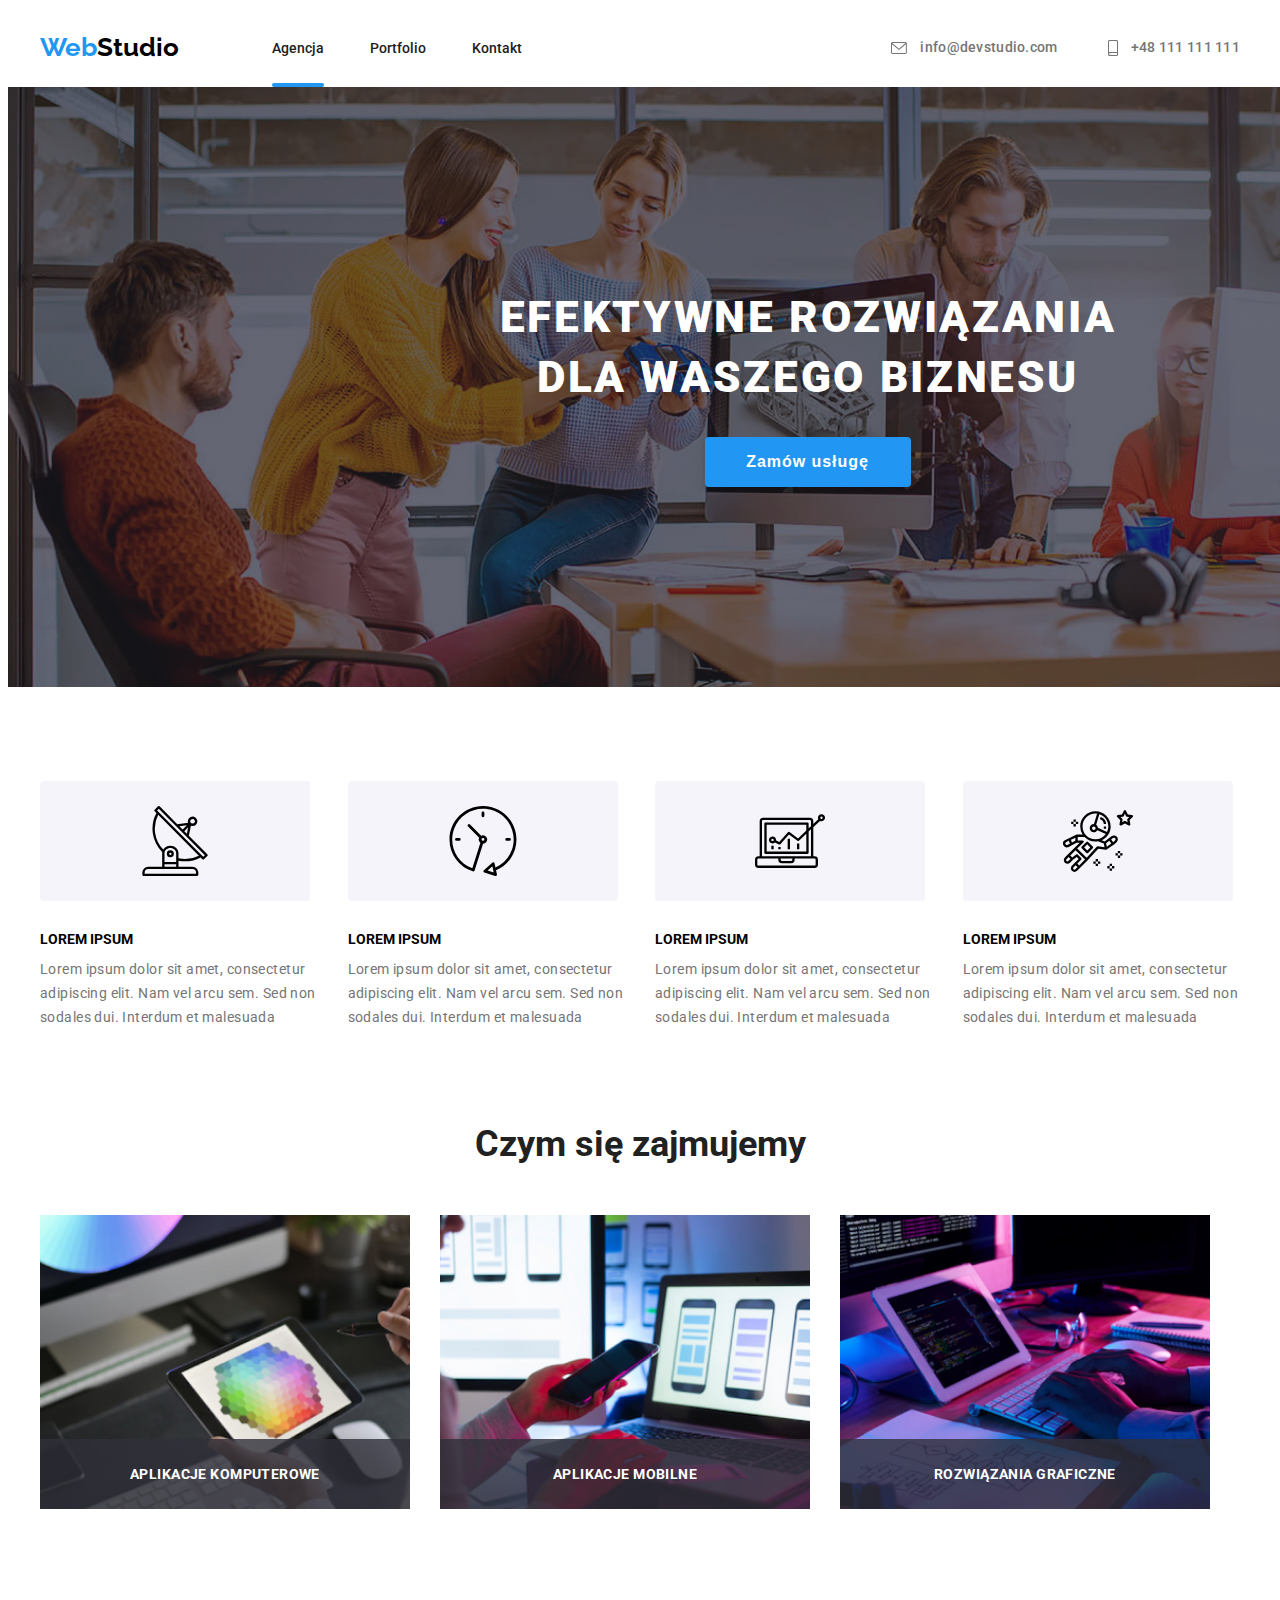
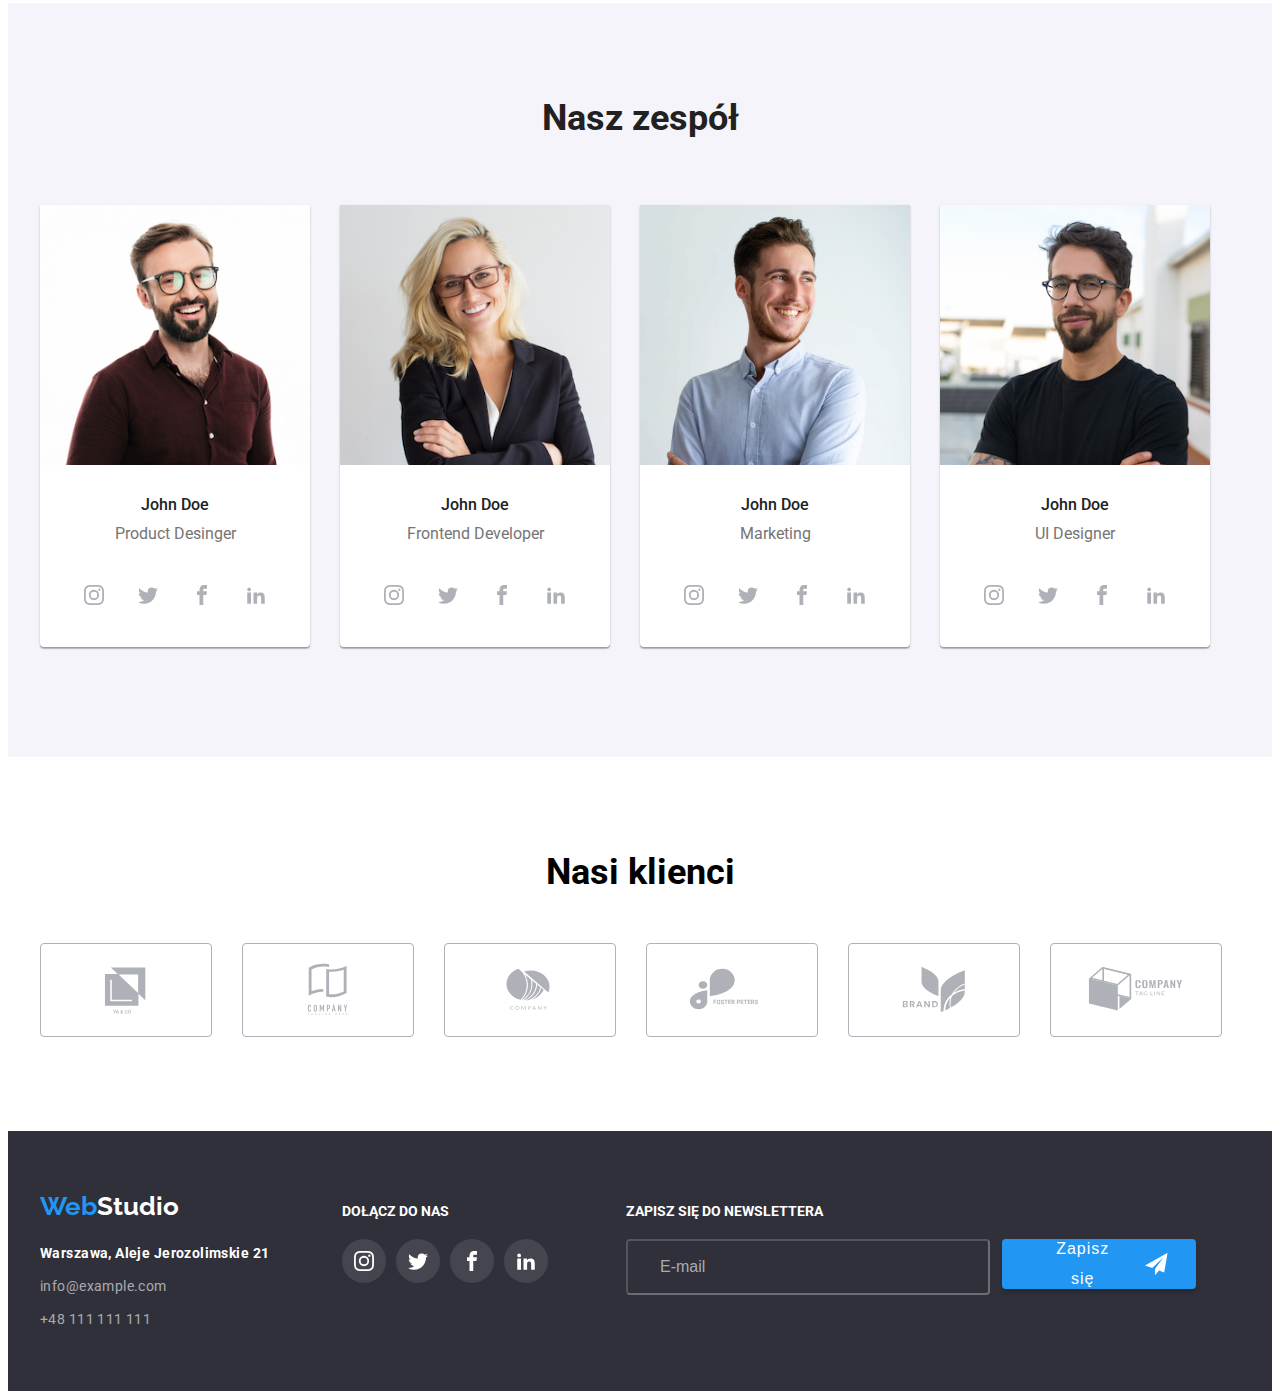
<file: index.html>
<!DOCTYPE html>
<html lang="pl">
  <head>
    <meta charset="utf-8" />
    <title>WebStudio</title>
    <link rel="preconnect" href="https://fonts.googleapis.com" />
    <link rel="preconnect" href="https://fonts.gstatic.com" crossorigin />
    <link
      href="https://fonts.googleapis.com/css2?family=Oleo+Script&family=Raleway:wght@700&family=Roboto:wght@400;500;700;900&display=swap"
      rel="stylesheet"
    />
    <link
      rel="stylesheet"
      href="https://cdnjs.cloudflare.com/ajax/libs/modern-normalize/1.1.0/modern-normalize.min.css"
      integrity="sha512-wpPYUAdjBVSE4KJnH1VR1HeZfpl1ub8YT/NKx4PuQ5NmX2tKuGu6U/JRp5y+Y8XG2tV+wKQpNHVUX03MfMFn9Q=="
      crossorigin="anonymous"
      referrerpolicy="no-referrer"
    />
    <link rel="stylesheet" href="./css/styles.css" />
  </head>

  <body>
    <header class="header-wrapper">
      <div class="container">
        <!--Page Navigation-->
        <nav>
          <a class="logo" href="index.html"
            >Web<span class="black-studio">Studio</span></a
          >
          <ul class="menu">
            <li>
              <a class="nav-link trs-link active-nav-link" href="index.html"
                >Agencja</a
              >
            </li>
            <li>
              <a class="nav-link trs-link" href="portfolio.html">Portfolio</a>
            </li>
            <li>
              <a class="nav-link trs-link" href="#">Kontakt</a>
            </li>
          </ul>
        </nav>
        <aside>
          <ul class="navigation-contact">
            <li>
              <a class="nav-contact" href="mailto:info@devstudio.com">
                <svg class="contact-icon" width="16" height="12">
                  <use href="images/icons.svg#icon-envelope"></use>
                </svg>
                info@devstudio.com
              </a>
            </li>
            <li>
              <a class="nav-contact" href="tel:+48111111111">
                <svg class="contact-icon" width="10" height="16">
                  <use href="images/icons.svg#icon-smartphone"></use>
                </svg>
                +48 111 111 111
              </a>
            </li>
          </ul>
        </aside>
        <!--End Page Navigation-->
      </div>
    </header>

    <main>
      <!--Slider-->
      <section class="section slider-bg dark-bg">
        <div class="container slider">
          <h1 class="header-1">EFEKTYWNE ROZWIĄZANIA DLA WASZEGO BIZNESU</h1>
          <button class="button-slider" type="button" data-modal-open>
            Zamów usługę
          </button>
        </div>
      </section>
      <!--End Slider-->

      <!--Articles section-->
      <section class="section">
        <div class="container">
          <ul class="articles">
            <li>
              <div class="articles-icon-bg">
                <svg class="articles-icon" width="70" height="70">
                  <use href="images/icons.svg#icon-antenna-1"></use>
                </svg>
              </div>
              <h3>LOREM IPSUM</h3>
              <p>
                Lorem ipsum dolor sit amet, consectetur adipiscing elit. Nam vel
                arcu sem. Sed non sodales dui. Interdum et malesuada
              </p>
            </li>

            <li>
              <div class="articles-icon-bg">
                <svg class="articles-icon" width="70" height="70">
                  <use href="images/icons.svg#icon-clock-1"></use>
                </svg>
              </div>
              <h3>LOREM IPSUM</h3>
              <p>
                Lorem ipsum dolor sit amet, consectetur adipiscing elit. Nam vel
                arcu sem. Sed non sodales dui. Interdum et malesuada
              </p>
            </li>

            <li>
              <div class="articles-icon-bg">
                <svg class="articles-icon" width="70" height="70">
                  <use href="images/icons.svg#icon-diagram-1"></use>
                </svg>
              </div>
              <h3>LOREM IPSUM</h3>
              <p>
                Lorem ipsum dolor sit amet, consectetur adipiscing elit. Nam vel
                arcu sem. Sed non sodales dui. Interdum et malesuada
              </p>
            </li>

            <li>
              <div class="articles-icon-bg">
                <svg class="articles-icon" width="70" height="70">
                  <use href="images/icons.svg#icon-astronaut-1"></use>
                </svg>
              </div>
              <h3>Lorem Ipsum</h3>
              <p>
                Lorem ipsum dolor sit amet, consectetur adipiscing elit. Nam vel
                arcu sem. Sed non sodales dui. Interdum et malesuada
              </p>
            </li>
          </ul>
        </div>
      </section>

      <!--What we do section-->
      <section class="section what-we-do">
        <div class="container">
          <h2>Czym się zajmujemy</h2>
          <ul class="what-we-do-list">
            <li>
              <img
                src="images/services/tablet.jpg"
                alt="Tablet"
                width="370"
                height="294"
              />
              <div class="bg-description">
                <p>Aplikacje komputerowe</p>
              </div>
            </li>
            <li>
              <img
                src="images/services/smartphone.jpg"
                alt="Smartfon"
                width="370"
                height="294"
              />
              <div class="bg-description">
                <p>Aplikacje mobilne</p>
              </div>
            </li>
            <li>
              <img
                src="images/services/keyboard.jpg"
                alt="Klawiatura"
                width="370"
                height="294"
              />
              <div class="bg-description">
                <p>Rozwiązania graficzne</p>
              </div>
            </li>
          </ul>
        </div>
      </section>

      <!--Our team section-->
      <section class="section our-team-section-bg">
        <div class="container">
          <div class="our-team-section">
            <h2>Nasz zespół</h2>
            <ul class="our-team-section-list">
              <li>
                <figure class="our-team-section-figure">
                  <img
                    src="images/team/product-designer.jpg"
                    alt="John Doe"
                    width="270"
                    height="260"
                  />
                  <figcaption>
                    <h3>John Doe</h3>
                    <p>Product Desinger</p>
                  </figcaption>
                  <ul class="our-team-social-box">
                    <li class="icon-svg-bg">
                      <a href="#" class="our-team-social-icon-svg">
                        <svg width="20" height="20">
                          <use href="images/icons.svg#icon-instagram"></use>
                        </svg>
                      </a>
                    </li>
                    <li class="icon-svg-bg">
                      <a href="#" class="our-team-social-icon-svg">
                        <svg width="20" height="20">
                          <use href="images/icons.svg#icon-twitter"></use>
                        </svg>
                      </a>
                    </li>
                    <li class="icon-svg-bg">
                      <a href="#" class="our-team-social-icon-svg">
                        <svg width="20" height="20">
                          <use href="images/icons.svg#icon-facebook"></use>
                        </svg>
                      </a>
                    </li>
                    <li class="icon-svg-bg">
                      <a href="#" class="our-team-social-icon-svg">
                        <svg width="20" height="20">
                          <use href="images/icons.svg#icon-linkedin2"></use>
                        </svg>
                      </a>
                    </li>
                  </ul>
                </figure>
              </li>

              <li>
                <figure class="our-team-section-figure">
                  <img
                    src="images/team/frontend-devop.jpg"
                    alt="John Doe"
                    width="270"
                    height="260"
                  />
                  <figcaption>
                    <h3>John Doe</h3>
                    <p>Frontend Developer</p>
                  </figcaption>
                  <ul class="our-team-social-box">
                    <li class="icon-svg-bg">
                      <a href="#" class="our-team-social-icon-svg">
                        <svg width="20" height="20">
                          <use href="images/icons.svg#icon-instagram"></use>
                        </svg>
                      </a>
                    </li>
                    <li class="icon-svg-bg">
                      <a href="#" class="our-team-social-icon-svg">
                        <svg width="20" height="20">
                          <use href="images/icons.svg#icon-twitter"></use>
                        </svg>
                      </a>
                    </li>
                    <li class="icon-svg-bg">
                      <a href="#" class="our-team-social-icon-svg">
                        <svg width="20" height="20">
                          <use href="images/icons.svg#icon-facebook"></use>
                        </svg>
                      </a>
                    </li>
                    <li class="icon-svg-bg">
                      <a href="#" class="our-team-social-icon-svg">
                        <svg width="20" height="20">
                          <use href="images/icons.svg#icon-linkedin2"></use>
                        </svg>
                      </a>
                    </li>
                  </ul>
                </figure>
              </li>

              <li>
                <figure class="our-team-section-figure">
                  <img
                    src="images/team/marketing-expert.jpg"
                    alt="John Doe"
                    width="270"
                    height="260"
                  />
                  <figcaption>
                    <h3>John Doe</h3>
                    <p>Marketing</p>
                  </figcaption>
                  <ul class="our-team-social-box">
                    <li class="icon-svg-bg">
                      <a href="#" class="our-team-social-icon-svg">
                        <svg width="20" height="20">
                          <use href="images/icons.svg#icon-instagram"></use>
                        </svg>
                      </a>
                    </li>
                    <li class="icon-svg-bg">
                      <a href="#" class="our-team-social-icon-svg">
                        <svg width="20" height="20">
                          <use href="images/icons.svg#icon-twitter"></use>
                        </svg>
                      </a>
                    </li>
                    <li class="icon-svg-bg">
                      <a href="#" class="our-team-social-icon-svg">
                        <svg width="20" height="20">
                          <use href="images/icons.svg#icon-facebook"></use>
                        </svg>
                      </a>
                    </li>
                    <li class="icon-svg-bg">
                      <a href="#" class="our-team-social-icon-svg">
                        <svg width="20" height="20">
                          <use href="images/icons.svg#icon-linkedin2"></use>
                        </svg>
                      </a>
                    </li>
                  </ul>
                </figure>
              </li>

              <li>
                <figure class="our-team-section-figure">
                  <img
                    src="images/team/ui-designer.jpg"
                    alt="John Doe"
                    width="270"
                    height="260"
                  />
                  <figcaption>
                    <h3>John Doe</h3>
                    <p>UI Designer</p>
                  </figcaption>
                  <ul class="our-team-social-box">
                    <li class="icon-svg-bg">
                      <a href="#" class="our-team-social-icon-svg">
                        <svg width="20" height="20">
                          <use href="images/icons.svg#icon-instagram"></use>
                        </svg>
                      </a>
                    </li>
                    <li class="icon-svg-bg">
                      <a href="#" class="our-team-social-icon-svg">
                        <svg width="20" height="20">
                          <use href="images/icons.svg#icon-twitter"></use>
                        </svg>
                      </a>
                    </li>
                    <li class="icon-svg-bg">
                      <a href="#" class="our-team-social-icon-svg">
                        <svg width="20" height="20">
                          <use href="images/icons.svg#icon-facebook"></use>
                        </svg>
                      </a>
                    </li>
                    <li class="icon-svg-bg">
                      <a href="#" class="our-team-social-icon-svg">
                        <svg width="20" height="20">
                          <use href="images/icons.svg#icon-linkedin2"></use>
                        </svg>
                      </a>
                    </li>
                  </ul>
                </figure>
              </li>
            </ul>
          </div>
        </div>
      </section>
      <!--End Our team section-->

      <!--Our Customers section-->
      <section class="section our-customers">
        <div class="container">
          <h2>Nasi klienci</h2>
          <ul class="our-customers-list">
            <li class="our-customers-bg" tabindex="0">
              <svg class="icon-customers" width="106" height="60.04">
                <use href="images/icons.svg#icon-logo"></use>
              </svg>
            </li>

            <li class="our-customers-bg" tabindex="0">
              <svg class="icon-customers" width="106" height="60.04">
                <use href="images/icons.svg#icon-logo-2"></use>
              </svg>
            </li>

            <li class="our-customers-bg" tabindex="0">
              <svg class="icon-customers" width="106" height="60">
                <use href="images/icons.svg#icon-logo-3"></use>
              </svg>
            </li>

            <li class="our-customers-bg" tabindex="0">
              <svg class="icon-customers" width="106" height="60">
                <use href="images/icons.svg#icon-logo-4"></use>
              </svg>
            </li>

            <li class="our-customers-bg" tabindex="0">
              <svg class="icon-customers" width="106" height="60">
                <use href="images/icons.svg#icon-logo-5"></use>
              </svg>
            </li>

            <li class="our-customers-bg" tabindex="0">
              <svg class="icon-customers" width="106" height="60">
                <use href="images/icons.svg#icon-logo-6"></use>
              </svg>
            </li>
          </ul>
        </div>
      </section>
      <!--Ebd Our Customers section-->
    </main>

    <!--Page footer-->
    <footer class="footer dark-bg">
      <div class="container">
        <div>
          <a href="index.html" class="logo"
            >Web<span class="white-studio">Studio</span></a
          >
          <address class="address">
            <span class="footer-adress"
              ><a href="https://goo.gl/maps/cexEDxkeDW6zovho7" target="_blank"
                >Warszawa, Aleje Jerozolimskie 21</a
              ></span
            >
            <a class="footer-contact trs-link" href="mailto:info@example.com"
              >info@example.com</a
            >
            <a class="footer-contact trs-link" href="tel:+48111111111"
              >+48 111 111 111</a
            >
          </address>
        </div>
        <div class="footer-joinus-box">
          <h3 class="footer-joinus-heading">Dołącz do nas</h3>
          <ul class="footer-social-icons">
            <li class="footer-social-icon-bg" tabindex="0">
              <svg class="footer-social-icon-svg" width="20" height="20">
                <use href="images/icons.svg#icon-instagram"></use>
              </svg>
            </li>
            <li class="footer-social-icon-bg" tabindex="0">
              <svg class="footer-social-icon-svg" width="20" height="20">
                <use href="images/icons.svg#icon-twitter"></use>
              </svg>
            </li>
            <li class="footer-social-icon-bg" tabindex="0">
              <svg class="footer-social-icon-svg" width="20" height="20">
                <use href="images/icons.svg#icon-facebook"></use>
              </svg>
            </li>
            <li class="footer-social-icon-bg" tabindex="0">
              <svg class="footer-social-icon-svg" width="20" height="20">
                <use href="images/icons.svg#icon-linkedin2"></use>
              </svg>
            </li>
          </ul>
        </div>
        <div class="footer-newsletter">
          <h3>Zapisz się do newslettera</h3>
          <form class="sub-box">
            <input
              class="form-sub"
              type="email"
              name="subscribe"
              placeholder="E-mail"
              required
            />
            <button class="button-subscribe" type="submit">
              <span class="sub-button-text">Zapisz się</span>
              <svg class="icon-send-sub" width="24" height="24">
                <use href="images/icons.svg#icon-icon-send"></use>
              </svg>
            </button>
          </form>
        </div>
      </div>
    </footer>
    <!--End Page footer-->

    <!--Modal-->
    <div class="modal-backdrop is-hidden" data-modal>
      <div class="modal-box">
        <button type="button" class="modal-close-btn" data-modal-close>
          &times;
        </button>
        <form class="form">
          <h2 class="title-form">Zostaw swoje dane w formularzu poniżej</h2>
          <label class="field-name-form">Imie</label>
          <input
            type="text"
            name="name"
            class="form-field"
            minlength="3"
            required
            pattern="^[a-zA-Z]+\s[a-zA-Z]+$"
          />
          <svg class="icon-form" width="12" height="12">
            <use href="images/icons.svg#icon-Vector-2"></use>
          </svg>

          <label class="field-name-form">Telefon</label>
          <input
            type="tel"
            name="telephone"
            class="form-field"
            minlength="9"
            required
            pattern="[0-9\+\-]{9,15}"
          /><svg class="icon-form" width="12" height="12">
            <use href="images/icons.svg#icon-Vector-3"></use>
          </svg>

          <label class="field-name-form">Email</label>
          <input type="email" name="email" class="form-field" required /><svg
            class="icon-form"
            width="12"
            height="12"
          >
            <use href="images/icons.svg#icon-Vector-4"></use>
          </svg>

          <label class="field-name-form">Komentarz</label>
          <textarea
            placeholder="Wprowadź tekst"
            name="feedback"
            class="form-field-comment"
          ></textarea>

          <label class="privacy-box">
            <div class="checkbox-wrapper">
              <input
                type="checkbox"
                name="checkbox-accept"
                class="checkbox-hidden"
                value="agreed"
                required
              />
              <svg width="16" height="15" class="checkbox-not-checked">
                <use href="images/icons.svg#icon-checkbox-unchecked"></use>
              </svg>
              <svg width="16" height="15" class="checkbox-checked">
                <use href="images/icons.svg#icon-checkbox-checked"></use>
              </svg>
            </div>
            <span class="text-privacy-form">
              Oświadczam iż akceptuję <a href="#">Regulamin</a> i
              <a href="#">Politykę Prywatności.</a>
            </span>
          </label>
          <button class="button-submit" type="submit">Wyślij</button>
        </form>
      </div>
    </div>
    <script src="./js/modal.js"></script>
  </body>
</html>
</file>
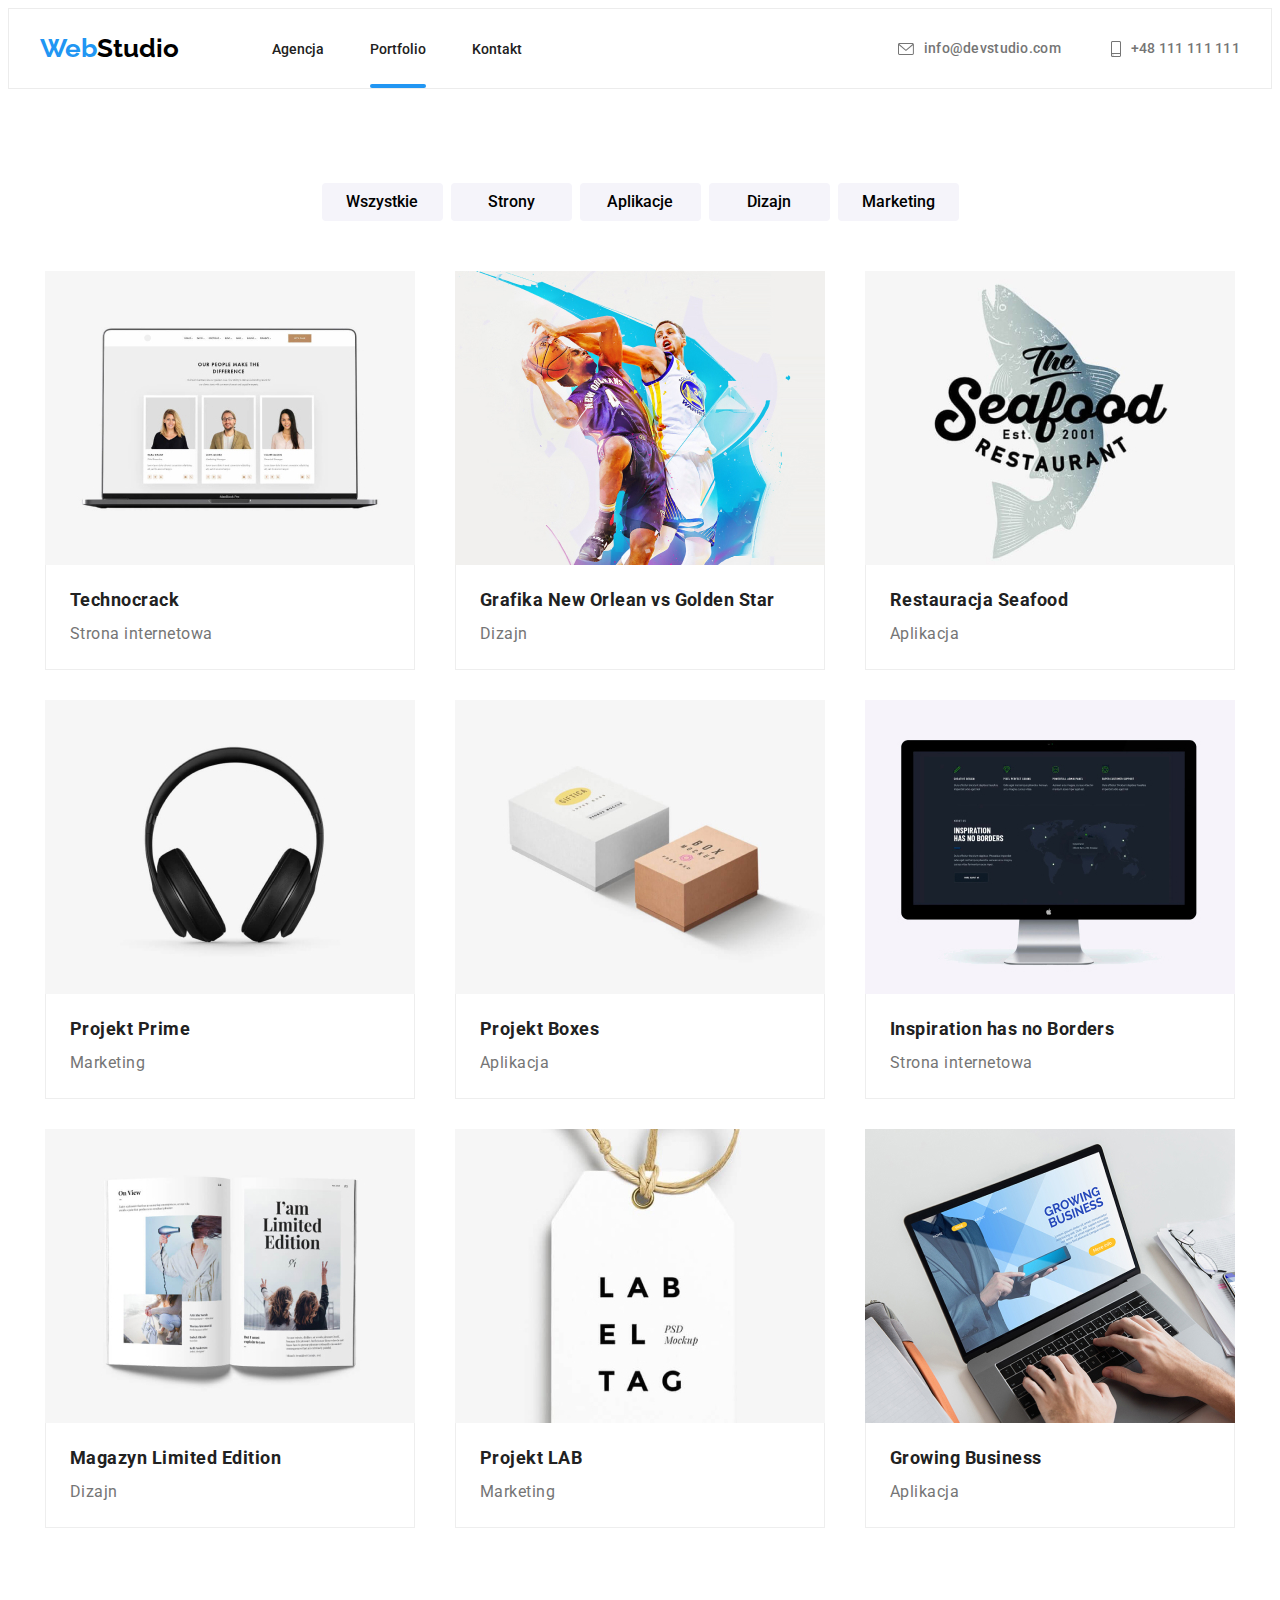
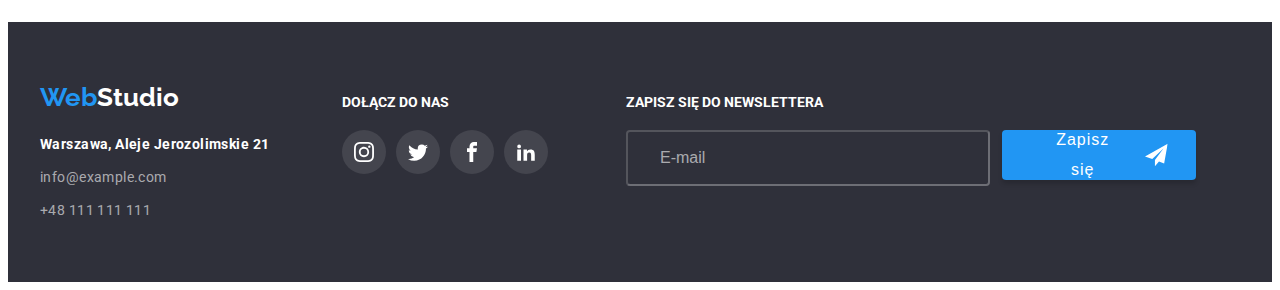
<file: portfolio.html>
<!DOCTYPE html>
<html lang="pl">
    <head>
        <meta charset="utf-8" />
        <title>WebStudio</title>
        <link rel="preconnect" href="https://fonts.googleapis.com" />
        <link rel="preconnect" href="https://fonts.gstatic.com" crossorigin />
        <link
            href="https://fonts.googleapis.com/css2?family=Oleo+Script&family=Raleway:wght@700&family=Roboto:wght@400;500;700;900&display=swap"
            rel="stylesheet"
        />
        <link
            rel="stylesheet"
            href="https://cdnjs.cloudflare.com/ajax/libs/modern-normalize/1.1.0/modern-normalize.min.css"
            integrity="sha512-wpPYUAdjBVSE4KJnH1VR1HeZfpl1ub8YT/NKx4PuQ5NmX2tKuGu6U/JRp5y+Y8XG2tV+wKQpNHVUX03MfMFn9Q=="
            crossorigin="anonymous"
            referrerpolicy="no-referrer"
        />
        <link rel="stylesheet" href="./css/styles.css" />
    </head>

    <body>
        <header class="header-wrapper box-frame">
            <div class="container">
    <!--Page Navigation-->
    <nav>
        <a class="logo" href="index.html"
            >Web<span class="black-studio">Studio</span></a
        >
        <ul class="menu">
            <li>
                <a class="nav-link trs-link" href="index.html"
                    >Agencja</a
                >
            </li>
            <li>
                <a class="nav-link trs-link active-nav-link" href="portfolio.html"
                    >Portfolio</a
                >
            </li>
            <li>
                <a class="nav-link trs-link" href="#"
                    >Kontakt</a
                >
            </li>
        </ul>
    </nav>
    <aside>
        <ul class="navigation-contact">
            <li>
                <a
                    class="nav-contact"
                    href="mailto:info@devstudio.com"
                    ><svg class="contact-icon"
                    width="16" height="12">
                    <use href="images/icons.svg#icon-envelope"></use>
                  </svg>info@devstudio.com</a
                >
            </li>
            <li>
                <a class="nav-contact" href="tel:+48111111111"
                    ><svg class="contact-icon"
                    width="10" height="16">
                    <use href="images/icons.svg#icon-smartphone"></use>
                  </svg>+48 111 111 111</a
                >
            </li>
        </ul>
    </aside>
    <!--End Page Navigation-->
            </div>
        </header>

        <!--Portfolio navigation menu-->
        <section>
            <div class="container">
                <ul class="portfolio-menu portfolio-menu-box">
                    <li>
                        <button class="button-portfolio" type="button">Wszystkie</button>
                    </li>
                    <li>
                        <button class="button-portfolio" type="button">Strony</button>
                    </li>
                    <li>
                       <button class="button-portfolio" type="button">Aplikacje</button>
                    </li>
                    <li>
                        <button class="button-portfolio" type="button">Dizajn</button></li>
                    <li>
                        <button class="button-portfolio" type="button">Marketing</button>
                    </li>
                </ul>
            </div>
        </section>
        <!--End portfolio navigation menu-->

        <!--portfolio section-->
    <div class="container">
        <section class="portfolio portfolio-grid portfolio-box">
            <ul class="portfolio-list">
                <li>
                    <figure class="portfolio-figure">
                        <div class="img-box">
                            <img src="images/portfolio/techno-crack.jpg" alt="Technocrack" width="370" height="294" />
                            <div class="portfolio-overlay">
                                <p>
                                    Technocrack jest popularną platformą wykorzystywaną do
                                    rozpowszechniania koronawirusa. Firmy wykorzystują tę
                                    platformę do celów szpiegowskich i ataków na
                                    niezabezpieczone serwery konkurencji
                                </p>
                            </div>
                        </div>
                            <figcaption>
                                <h3>Technocrack</h3>
                                <p>Strona internetowa</p>
                            </figcaption>
                    </figure>
                </li>
            </ul>

            <ul class="portfolio-list">
                <li>
                    <figure class="portfolio-figure">
                        <div class="img-box">
                            <img src="images/portfolio/basketball.jpg" alt="Grafika New Orlean vs Golden Star" width="370" height="294" />
                            <div class="portfolio-overlay">
                                <p>
                                    Technocrack jest popularną platformą wykorzystywaną do
                                    rozpowszechniania koronawirusa. Firmy wykorzystują tę
                                    platformę do celów szpiegowskich i ataków na
                                    niezabezpieczone serwery konkurencji
                                </p>
                            </div>
                        </div> 
                        <figcaption>   
                            <h3>Grafika New Orlean vs Golden Star</h3>
                            <p>Dizajn</p>
                        </figcaption>
                    </figure>
                </li>
            </ul>

            <ul class="portfolio-list">
                <li>
                    <figure class="portfolio-figure">
                        <div class="img-box">
                            <img src="images/portfolio/sea-food.jpg" alt="Restaurant Sea Food" width="370" height="294" />
                            <div class="portfolio-overlay">
                                <p>
                                    Technocrack jest popularną platformą wykorzystywaną do
                                    rozpowszechniania koronawirusa. Firmy wykorzystują tę
                                    platformę do celów szpiegowskich i ataków na
                                    niezabezpieczone serwery konkurencji
                                </p>
                            </div>
                        </div>
                        <figcaption>
                            <h3>Restauracja Seafood</h3>
                            <p>Aplikacja</p>
                        </figcaption>
                    </figure>
                </li>
            </ul>

            <ul class="portfolio-list">
                <li>
                    <figure class="portfolio-figure">
                        <div class="img-box">
                            <img src="images/portfolio/project-prime.jpg" alt="Project Prime" width="370" height="294" />
                                <div class="portfolio-overlay">
                                    <p>
                                    Technocrack jest popularną platformą wykorzystywaną do
                                    rozpowszechniania koronawirusa. Firmy wykorzystują tę
                                    platformę do celów szpiegowskich i ataków na
                                    niezabezpieczone serwery konkurencji
                                    </p>
                                </div>
                        </div>
                        <figcaption>
                            <h3>Projekt Prime</h3>
                            <p>Marketing</p>
                        </figcaption>
                    </figure>
                </li>
            </ul>

            <ul class="portfolio-list">
                <li>
                    <figure class="portfolio-figure">
                        <div class="img-box">
                            <img src="images/portfolio/project-box.jpg" alt="Project Boxes" width="370" height="294" />
                            <div class="portfolio-overlay">
                                <p>
                                    Technocrack jest popularną platformą wykorzystywaną do
                                    rozpowszechniania koronawirusa. Firmy wykorzystują tę
                                    platformę do celów szpiegowskich i ataków na
                                    niezabezpieczone serwery konkurencji
                                </p>
                            </div>
                        </div>
                        <figcaption>
                            <h3>Projekt Boxes</h3>
                            <p>Aplikacja</p>
                        </figcaption>
                    </figure>
                </li>
            </ul>

            <ul class="portfolio-list">
                <li>
                    <figure class="portfolio-figure">
                        <div class="img-box">
                            <img src="images/portfolio/inspiration.jpg" alt="Inspiration has no Borders" width="370" height="294" />
                            <div class="portfolio-overlay">
                                <p>
                                    Technocrack jest popularną platformą wykorzystywaną do
                                    rozpowszechniania koronawirusa. Firmy wykorzystują tę
                                    platformę do celów szpiegowskich i ataków na
                                    niezabezpieczone serwery konkurencji
                                </p>
                            </div>
                        </div>
                        <figcaption>
                            <h3>Inspiration has no Borders</h3>
                            <p>Strona internetowa</p>
                        </figcaption>
                    </figure>
                </li>
            </ul>

            <ul class="portfolio-list">
                <li>
                    <figure class="portfolio-figure">
                        <div class="img-box">
                            <img src="images/portfolio/limited-edition.jpg" alt="Magazyn Limited Edition" width="370" height="294" />
                            <div class="portfolio-overlay">
                                <p>
                                    Technocrack jest popularną platformą wykorzystywaną do
                                    rozpowszechniania koronawirusa. Firmy wykorzystują tę
                                    platformę do celów szpiegowskich i ataków na
                                    niezabezpieczone serwery konkurencji
                                </p>
                            </div>
                        </div>
                        <figcaption>
                            <h3>Magazyn Limited Edition</h3>
                            <p>Dizajn</p>
                        </figcaption>
                    </figure>
                </li>
            </ul>

            <ul class="portfolio-list">
                <li>
                    <figure class="portfolio-figure">
                        <div class="img-box">
                            <img src="images/portfolio/project-lab.jpg" alt="Projekt LAB" width="370" height="294" />
                            <div class="portfolio-overlay">
                                <p>
                                    Technocrack jest popularną platformą wykorzystywaną do
                                    rozpowszechniania koronawirusa. Firmy wykorzystują tę
                                    platformę do celów szpiegowskich i ataków na
                                    niezabezpieczone serwery konkurencji
                                </p>
                            </div>
                        </div>
                        <figcaption>
                            <h3>Projekt LAB</h3>
                            <p>Marketing</p>
                        </figcaption>
                    </figure>
                </li>
            </ul>

            <ul class="portfolio-list">
                <li>
                    <figure class="portfolio-figure">
                        <div class="img-box">
                        <img src="images/portfolio/growing-business.jpg" alt="Growing Business" width="370" height="294" />
                            <div class="portfolio-overlay">
                                <p>
                                    Technocrack jest popularną platformą wykorzystywaną do
                                    rozpowszechniania koronawirusa. Firmy wykorzystują tę
                                    platformę do celów szpiegowskich i ataków na
                                    niezabezpieczone serwery konkurencji
                                </p>
                            </div>
                        </div>
                        <figcaption>
                            <h3>Growing Business</h3>
                            <p>Aplikacja</p>
                        </figcaption>
                    </figure>
                </li>
            </ul>
        </section>    
        </div>
        <!--End portfolio section-->
    </main>

                <!--Page footer-->
                <footer class="footer dark-bg">
                    <div class="container">
                        <div>
                            <a href="index.html" class="logo"
                                >Web<span class="white-studio">Studio</span></a
                            >
                            <address class="address">
                                <span class="footer-adress "
                                    ><a
                                        href="https://goo.gl/maps/cexEDxkeDW6zovho7"
                                        target="_blank"
                                        >Warszawa, Aleje Jerozolimskie 21</a
                                    ></span
                                >
                                <a class="footer-contact trs-link" href="mailto:info@example.com"
                                    >info@example.com</a
                                >
                                <a class="footer-contact trs-link" href="tel:+48111111111"
                                    >+48 111 111 111</a
                                >
                            </address>
                          </div>
                          <div class="footer-joinus-box">
                            <h3 class="footer-joinus-heading">Dołącz do nas</h3>
                            <ul class="footer-social-icons">
                              <li class="footer-social-icon-bg" tabindex='0'>
                                  <svg class="footer-social-icon-svg" width="20" height="20">
                                    <use href="images/icons.svg#icon-instagram"></use>
                                  </svg>
                              </li>
                              <li class="footer-social-icon-bg" tabindex='0'>
                                  <svg class="footer-social-icon-svg" width="20" height="20">
                                    <use href="images/icons.svg#icon-twitter"></use>
                                  </svg>
                              </li>
                              <li class="footer-social-icon-bg" tabindex='0'>
                                  <svg class="footer-social-icon-svg" width="20" height="20">
                                    <use href="images/icons.svg#icon-facebook"></use>
                                  </svg>
                              </li>
                              <li class="footer-social-icon-bg" tabindex='0'>
                                  <svg class="footer-social-icon-svg" width="20" height="20">
                                    <use href="images/icons.svg#icon-linkedin2"></use>
                                  </svg>
                              </li>
                            </ul>
                          </div>
                          <div class="footer-newsletter">
                            <h3>Zapisz się do newslettera</h3>
                             <form class="sub-box">
                                <input class="form-sub" type="email" name="subscribe" placeholder="E-mail" required>
                                <button class="button-subscribe" type="submit"><span class="sub-button-text">Zapisz się</span> 
                                <svg class="icon-send-sub" width="24" height="24">
                                <use href="images/icons.svg#icon-icon-send"></use>
                                </svg></button>
                              </form>
                          </div>
                      </div>    
                </footer>
                <!--End Page footer-->
</body>
</html>
</file>
<file: css/styles.css>
:root {
  --main-color: #2196f3;
  --secundary-color: #757575;
  --tertiary-color: #212121;
  --quaternary-color: #ffffff;
  --lightpurtple-color: #f5f4fa;
  --gray-icons-color: #afb1b8;
  --transition-set: 250ms cubic-bezier(0.4, 0, 0.2, 1);
}

h1,
h2,
h3,
h4,
ul,
p {
  margin: 0;
  padding: 0;
}

ul {
  list-style: none;
}

body {
  font-family: "Roboto";
}

.container {
  width: 1200px;
  padding: 0 15px;
  margin: 0 auto;
}

.section {
  padding: 94px 0;
}

img {
  vertical-align: middle;
}

/* HEADER */

.header-wrapper > .container {
  display: flex;
  justify-content: space-between;
  align-items: center;
}

.header-wrapper > .container > nav {
  display: flex;
  align-items: center;
}

.header-wrapper > .container > nav > .menu {
  display: flex;
  gap: 46px;
}

.header-wrapper > .container > aside > .navigation-contact {
  display: flex;
  gap: 50px;
}

.logo {
  font-family: "Raleway";
  font-style: normal;
  font-weight: 700;
  font-size: 26px;
  text-decoration: none;
  color: var(--main-color);
  margin-right: 93px;
  padding: 24px 0 25px;
}

.black-studio {
  color: #000;
}

.white-studio {
  color: #fff;
}

.menu {
  list-style: none;
  font-family: "Roboto";
  font-weight: 500;
  font-size: 14px;
  color: var(--tertiary-color);
}

.nav-link {
  font-weight: 500;
  font-size: 14px;
  line-height: 16px;
  position: relative;
}

.active-nav-link {
  color: var(--main-color);
}

.active-nav-link::after {
  content: "";
  position: absolute;
  bottom: -31px;
  left: 0;
  width: 100%;
  height: 4px;
  border-radius: 2px;
  background-color: var(--main-color);
  pointer-events: none;
}

.trs-link {
  transition: color var(--transition-set);
}

.nav-contact {
  font-weight: 500;
  font-size: 14px;
  line-height: 16px;
  letter-spacing: 0.02em;
}

.nav-contact:hover,
.nav-contact:focus {
  color: var(--main-color);
  fill: currentColor;
}

.menu a {
  color: var(--tertiary-color);
  text-decoration: none;
  cursor: pointer;
}

.menu a:hover,
.menu a:focus {
  color: var(--main-color);
}

.menu a:hover::before {
  content: "";
  position: absolute;
  bottom: -31px;
  left: 0;
  width: 100%;
  height: 4px;
  border-radius: 2px;
  background-color: var(--main-color);
  pointer-events: none;
  transform: var(--transition-set);
}

.navigation-contact {
  list-style: none;
  font-weight: 500;
  font-size: 14px;
  color: var(--secundary-color);
}

.navigation-contact a {
  text-decoration: none;
  color: var(--secundary-color);
  transition: color var(--transition-set);
}

.box-frame {
  border: 1px solid #ececec;
}

.contact-icon {
  vertical-align: middle;
  margin-right: 10px;
  fill: currentColor;
}

/* Slider */

.dark-bg {
  background: #2f303a;
}

.slider-bg {
  margin: 0 auto;
  background-image: linear-gradient(
      rgba(47, 48, 58, 0.4),
      rgba(47, 48, 58, 0.4)
    ),
    url("../images/background-2.jpg");
  background-position: center;
  background-repeat: no-repeat;
  width: 1600px;
  background-size: cover;
  text-align: center;
}

.slider {
  display: flex;
  flex-direction: column;
  justify-content: center;
  align-items: center;
}

.slider .header-1 {
  font-weight: 900;
  font-size: 44px;
  line-height: 60px;
  color: var(--quaternary-color);
  text-align: center;
  margin: 106px 252px 30px;
  letter-spacing: 0.06em;
}

.slider button {
  padding: 10px 42px 10px 41px;
  margin-bottom: 106px;
  font-weight: 700;
  font-size: 16px;
  line-height: 1.875;
  letter-spacing: 0.06em;
  cursor: pointer;
  border-radius: 4px;
  border: none;
  color: var(--quaternary-color);
  background-color: var(--main-color);
  box-shadow: 0px 4px 4px rgba(0, 0, 0, 0.15);
  transition-property: transform, color, background-color;
  transition: var(--transition-set);
}

.slider button:hover {
  transform: scale(1.1);
  color: var(--maiin-color);
  background-color: var(--quaternary-color);
}

/* Articles */

.articles {
  display: flex;
  gap: 30px;
}

.articles h3 {
  font-weight: 700;
  font-size: 14px;
  color: var(--tertuary-color);
  text-transform: uppercase;
  padding-bottom: 10px;
}

.articles p {
  font-size: 14px;
  color: var(--secundary-color);
  letter-spacing: 0.03em;
  line-height: 24px;
}

.articles-icon-bg {
  background: var(--lightpurtple-color);
  border-radius: 4px;
  width: 270px;
  height: 120px;
  margin-bottom: 30px;
  display: flex;
  justify-content: center;
}

.articles-icon {
  margin-top: 25px;
  margin-bottom: 25px;
}

/* Section - What We Do */

.what-we-do {
  font-family: "Roboto";
  font-style: normal;
  margin-top: -94px;
}

.what-we-do-list {
  list-style: none;
  display: flex;
  gap: 30px;
}

.what-we-do-list img {
  display: block;
}

.what-we-do h2 {
  font-weight: 700;
  font-size: 36px;
  text-align: center;
  margin-bottom: 50px;
  color: var(--tertiary-color);
}

.bg-description {
  width: 370px;
  height: 70px;
  background-color: rgba(47, 48, 58, 0.8);
  position: relative;
  bottom: 70px;
  margin-bottom: -70px;
}

.bg-description p {
  font-family: "Roboto";
  font-weight: 700;
  font-style: bold;
  font-size: 14px;
  text-align: center;
  padding: 27px;
  color: var(--quaternary-color);
  text-transform: uppercase;
  letter-spacing: 0.03em;
}

/* Section - Our team section */

.our-team-section-bg {
  background: #f5f4fa;
}

.our-team-section {
  font-family: "Roboto";
  font-style: normal;
}

.our-team-section h2 {
  font-weight: 700;
  font-size: 36px;
  text-align: center;
  margin-bottom: 50px;
  color: var(--tertiary-color);
}

.our-team-section-figure {
  background: var(--quaternary-color);
  margin-left: 0px;
  margin-right: 30px;
  gap: 50px;
  box-shadow: 0px 1px 3px rgba(0, 0, 0, 0.12), 0px 1px 1px rgba(0, 0, 0, 0.14),
    0px 2px 1px rgba(0, 0, 0, 0.2);
  border-radius: 0px 0px 4px 4px;
}

.our-team-section-list {
  list-style: none;
  font-size: 16px;
  display: flex;
  gap: 30;
}

.our-team-section-list h3 {
  font-weight: 500;
  font-size: 16px;
  text-align: center;
  color: var(--tertiary-color);
  padding-top: 30px;
}

.our-team-section-list p {
  font-weight: 400;
  font-size: 16px;
  text-align: center;
  color: var(--secundary-color);
  padding-top: 10px;
  padding-bottom: 30px;
}

.our-team-social-box {
  display: flex;
  gap: 10px;
  justify-content: center;
  padding-bottom: 30px;
}

.our-team-social-icon-svg {
  display: flex;
  fill: var(--gray-icons-color);
  padding: 12px;
}

.our-team-social-icon-svg:hover,
.our-team-social-icon-svg:focus {
  background-color: var(--main-color);
  fill: var(--quaternary-color);
  border-radius: 50%;
  width: 44px;
  height: 44px;
}

.icon-svg-bg {
  background-color: var(--quaternary-color);
  transition: fill var(--transition-set);
}

/* Section - Portfolio menu */

.portfolio-menu {
  list-style: none;
  display: flex;
  size: 100%;
  gap: 8px;
}

.portfolio-menu a {
  text-decoration: none;
}

.portfolio-menu-box {
  margin-top: 94px;
  justify-content: center;
}

.button-portfolio {
  font-family: "Roboto";
  font-size: 16px;
  font-weight: 500;
  line-height: 26px;
  cursor: pointer;
  border-radius: 4px;
  border: none;
  background: #f5f4fa;
  box-shadow: none;
  transition-duration: 0.4s;
  width: 121px;
  height: 38px;
  transform: color var(--transition-set);
}

.button-portfolio:hover,
.button-portfolio:focus {
  color: var(--quaternary-color);
  background-color: var(--main-color);
  box-shadow: 0px 3px 1px rgba(0, 0, 0, 0.1), 0px 1px 2px rgba(0, 0, 0, 0.08),
    0px 2px 2px rgba(0, 0, 0, 0.12);
}

/* Section - Our Customers */

.our-customers {
  font-family: "Roboto";
  font-style: normal;
}

.our-customers h2 {
  font-weight: 700;
  font-size: 36px;
  text-align: center;
}

.our-customers-bg {
  width: 170px;
  height: 92px;
  border: 1px solid #afb1b8;
  border-radius: 4px;
  margin-top: 50px;
  transition: border-color var(--transition-set);
}

.our-customers-bg:hover svg,
.our-customers-bg:focus svg {
  fill: var(--main-color);
}

.our-customers-bg:hover,
.our-customers-bg:focus {
  border-color: var(--main-color);
  cursor: pointer;
}

.our-customers-list {
  list-style: none;
  display: flex;
  gap: 30px;
}

.icon-customers {
  display: flex;
  margin: 16px 32px 16px 32px;
  fill: var(--gray-icons-color);
  transition: fill var(--transition-set);
}

/* Section - Portfolio */

.portfolio {
  display: flex;
}

.portfolio-grid {
  flex-wrap: wrap;
  gap: 30px;
}

.portfolio-box {
  margin-top: 50px;
  margin-bottom: 94px;
}

.portfolio-list {
  font-family: "Roboto";
  font-style: normal;
  line-height: 30px;
  letter-spacing: 0.03em;
  list-style: none;
  width: calc((100% - 60px) / 3);
}

.portfolio-list:hover {
  box-shadow: 0px 1px 1px rgba(0, 0, 0, 0.12), 0px 4px 4px rgba(0, 0, 0, 0.06),
    1px 4px 6px rgba(0, 0, 0, 0.16);
  transition: box-shadow var(--transition-set);
}

.portfolio-figure {
  width: 370px;
  background-color: var(--quaternary-color);
  margin: 0 auto;
  cursor: pointer;
  position: relative;
  overflow: hidden;
}

.portfolio figcaption {
  border-right: 1px solid #eeeeee;
  border-left: 1px solid #eeeeee;
  border-bottom: 1px solid #eeeeee;
}

.img-box {
  position: relative;
  overflow: hidden;
}

.portfolio-list h3 {
  font-weight: 700;
  font-size: 18px;
  margin-left: 24px;
  color: var(--tertiary-color);
  padding-top: 20px;
}

.portfolio-list p {
  font-size: 16px;
  margin-left: 24px;
  color: var(--secundary-color);
  padding-top: 4px;
  padding-bottom: 20px;
}

.portfolio-overlay {
  position: absolute;
  top: 0px;
  bottom: 0px;
  background-color: rgba(33, 150, 243, 0.9);
  transform: translateY(100%);
  transition: var(--transition-set);
}

.portfolio-overlay p {
  font-family: "Roboto";
  font-style: normal;
  height: 294px;
  width: 370px;
  font-size: 18px;
  line-height: 1.56;
  letter-spacing: 0.03em;
  color: var(--quaternary-color);
  margin-left: 0px;
  padding: 49px 45px 49px 24px;
  line-height: 1.56;
}

.portfolio-figure:hover .portfolio-overlay {
  transform: translateY(0);
}

/* Footer */

.footer {
  padding: 60px 0;
}

.footer a {
  text-decoration: none;
  display: flex;
  padding: 0px;
}

.address {
  font-style: normal;
  font-size: 14px;
  line-height: 24px;
  letter-spacing: 0.03em;
  text-decoration: none;
  padding-top: 20px;
}

.footer-adress {
  font-weight: bold;
  color: var(--quaternary-color);
}

.footer-adress a {
  text-decoration: none;
  color: var(--quaternary-color);
  transition: color var(--transition-set);
}

.footer-contact {
  color: rgba(255, 255, 255, 0.6);
  margin-top: 9px;
}

.footer-contact a {
  text-decoration: none;
  color: rgba(255, 255, 255, 0.6);
}

.footer a:hover,
.footer a:focus {
  color: var(--main-color);
}

.footer-joinus-box {
  width: 206px;
  height: 80px;
  padding-top: 12px;
  margin-left: 70px;
}

.footer-joinus-heading {
  margin-bottom: 20px;
  text-transform: uppercase;
  font-weight: 700;
  font-size: 14px;
  color: var(--quaternary-color);
}

.footer-social-icons {
  display: flex;
  gap: 10px;
}

.footer-social-icon-svg {
  fill: var(--quaternary-color);
  margin: 12px;
}

.footer > .container {
  display: flex;
}

.footer-social-icon-bg {
  border-radius: 50%;
  background-color: rgba(255, 255, 255, 0.1);
  width: 44px;
  height: 44px;
  transition: background-color var(--transition-set);
}

.footer-social-icon-bg:hover,
.footer-social-icon-bg:focus {
  border-radius: 50%;
  background-color: var(--main-color);
  width: 44px;
  height: 44px;
  gap: 10px;
  cursor: pointer;
}

.footer-newsletter {
  width: 570px;
  height: 86px;
  margin-left: 78px;
  margin-top: 12px;
}

.sub-box {
  display: flex;
}

.footer-newsletter h3 {
  text-transform: uppercase;
  font-weight: 700;
  font-style: bold;
  font-size: 14px;
  line-height: 16px;
  color: var(--quaternary-color);
  margin-bottom: 20px;
}

.form-sub {
  width: 358px;
  height: 50px;
  background-color: transparent;
  border-radius: 4px;
  border-color: rgba(255, 255, 255, 0.3);
  color: rgba(255, 255, 255, 0.6);
  padding-left: 16px;
}

.form-sub::placeholder {
  font-size: 16px;
  color: rgba(255, 255, 255, 0.6);
  padding-left: 16px;
}

.button-subscribe {
  display: flex;
  align-items: center;
  justify-content: center;
  height: 50px;
  border: none;
  border-radius: 4px;
  background-color: var(--main-color);
  margin-left: 12px;
  box-shadow: 0px 4px 4px rgba(0, 0, 0, 0.15);
  padding: 0px 28px 0px 42px;
  gap: 24px;
  transition: background-color var(--transition-set);
}

.sub-button-text {
  font-size: 16px;
  line-height: 1.875;
  letter-spacing: 0.06em;
  color: var(--quaternary-color);
}

.button-subscribe:hover,
.button-subscribe:focus {
  background-color: rgba(255, 255, 255, 0.1);
  cursor: pointer;
}

.icon-send-sub {
  fill: var(--quaternary-color);
}

/* MODAL */

.is-hidden {
  visibility: hidden;
  opacity: 0;
  pointer-events: none;
  transition: opacity 500ms ease, visibility 500ms ease;
}

.modal-backdrop {
  position: fixed;
  display: flex;
  justify-content: center;
  align-items: center;
  background-color: #00000033;
  inset: 0;
}

.modal-box {
  position: relative;
  width: 528px;
  border-radius: 4px;
  background-color: var(--quaternary-color);
  transition: transform 0.6s;
  transition-timing-function: ease;
  padding: 40px;
  text-align: center;
}

.modal-close-btn {
  position: absolute;
  right: 8px;
  top: 8px;
  width: 30px;
  height: 30px;
  border: 1px solid rgba(0, 0, 0, 0.1);
  background-color: inherit;
  border-radius: 50%;
  background-color: var(--quaternary-color);
  cursor: pointer;
}

.modal-close-btn-x {
  display: block;
}

button.modal-close-btn:hover {
  background-color: var(--main-color);
  color: white;
}

.modal-backdrop.is-hidden .modal-box {
  transform: scale(0);
}

.form {
  font-family: Roboto;
}

.title-form {
  font-style: bold;
  font-size: 20px;
  line-height: 23px;
  color: var(--tertiary-color);
  text-align: center;
  margin-bottom: 30px;
}

.field-name-form {
  display: block;
  font-style: regular;
  font-size: 12px;
  line-height: 14px;
  color: var(--secundary-color);
  margin-bottom: 4px;
  text-align: start;
}

.form-field {
  width: 448px;
  height: 40px;
  margin-bottom: 10px;
  border: solid 1px;
  border-radius: 4px;
  border-color: rgba(33, 33, 33, 0.2);
  padding-left: 40px;
}

.form-field:focus {
  border-color: var(--main-color);
  outline: none;
}

.form-field:focus + svg {
  fill: var(--main-color);
  transition: border-color var(--transition-set);
}

.form-field-comment {
  width: 448px;
  height: 120px;
  margin-bottom: 20px;
  border: solid 1px;
  border-radius: 4px;
  border-color: rgba(33, 33, 33, 0.2);
  transition: border-color var(--transition-set);
}

textarea {
  width: 416px;
  height: 96px;
  font-size: 12px;
  color: rgba(117, 117, 117, 0.5);
  letter-spacing: 0.01em;
  padding: 16px 12px 16px 12px;
}

.form-field-comment:hover,
.form-field-comment:focus {
  border-color: var(--main-color);
}

.icon-form {
  position: absolute;
  left: 55px;
  margin-top: 20px;
  transform: translateY(-50%);
  fill: var(--tertiary-color);
  transition: var(--transition-set);
}

.privacy-box {
  display: flex;
  gap: 7px;
  margin-bottom: 30px;
  text-align: center;
  align-items: center;
  cursor: pointer;
  margin-left: 14px;
}

.checkbox-wrapper {
  position: relative;
  width: 16px;
}

.checkbox-hidden {
  opacity: 0;
  position: absolute;
}

.checkbox-not-checked {
  fill: var(--main-color);
  position: absolute;
  transform: translate(0%, -50%);
  top: 0;
  left: 0;
  opacity: 1;
}

.checkbox-checked {
  fill: var(--main-color);
  position: absolute;
  transform: translate(0%, -50%);
  top: 0;
  left: 0;
  opacity: 0;
  z-index: 1;
}

.checkbox-hidden:checked ~ .checkbox-checked {
  opacity: 1;
}

.checkbox-hidden:checked + .checkbox-not-checked {
  opacity: 0;
}

.text-privacy-form {
  font-style: regular;
  font-size: 14px;
  line-height: 24px;
  color: var(--secundary-color);
}

.text-privacy-form a {
  color: var(--main-color);
}

.button-submit {
  width: 200px;
  height: 50px;
  background-color: var(--main-color);
  color: var(--quaternary-color);
  border: none;
  border-radius: 4px;
  letter-spacing: 0.06em;
  cursor: pointer;
  box-shadow: 0px 4px 4px rgba(0, 0, 0, 0.15);
  transition: var(--transition-set);
}

.button-submit:hover,
.button-submit:focus {
  transform: scale(1.1);
}
</file>
